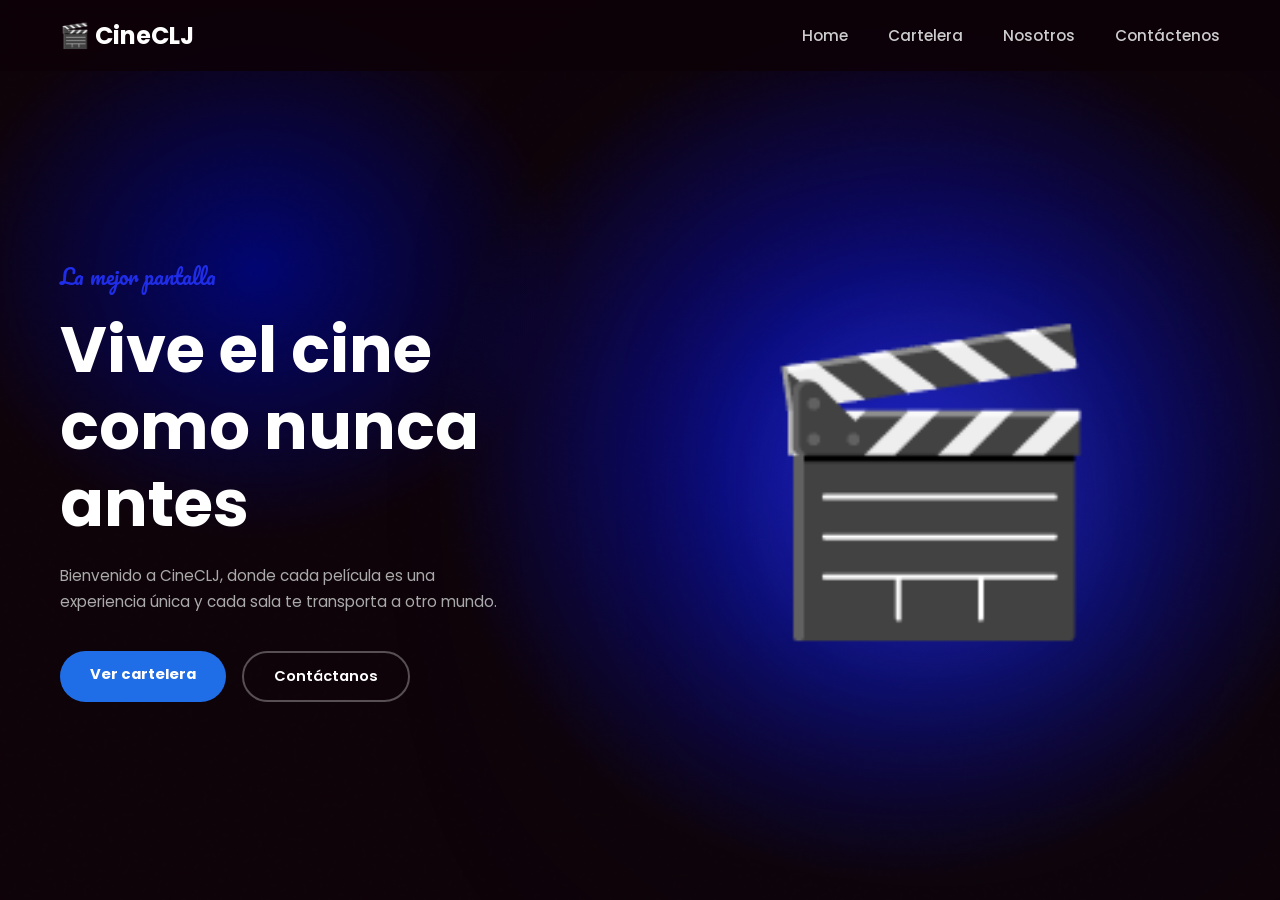
<file: index.html>
<!DOCTYPE html>
<html lang="es">
<head>
  <meta charset="UTF-8" />
  <meta name="viewport" content="width=device-width, initial-scale=1.0" />
  <title>CineCLJ</title>
  <link rel="stylesheet" href="./css/index.css" />
  <link href="https://fonts.googleapis.com/css2?family=Pacifico&family=Poppins:wght@300;400;600;700&display=swap" rel="stylesheet" />
</head>
<body>

  <!-- NAVBAR -->
  <nav id="home">
    <div class="logo">🎬 CineCLJ</div>

    <!-- Menú desktop -->
    <ul>
      <li><a href="./index.html">Home</a></li>
      <li><a href="./cartelera.html">Cartelera</a></li>
      <li><a href="./nosotros.html">Nosotros</a></li>
      <li><a href="./contactos.html">Contáctenos</a></li>
    </ul>

    <!-- Botón hamburguesa -->
    <button class="hamburger" id="hamburger" aria-label="Abrir menú" aria-expanded="false">
      <span></span>
      <span></span>
      <span></span>
    </button>
  </nav>

  <!-- DRAWER MÓVIL -->
  <div class="nav-drawer" id="navDrawer" aria-hidden="true">
    <ul>
      <li><a href="./index.html">Home</a></li>
      <li><a href="./cartelera.html">Cartelera</a></li>
      <li><a href="./nosotros.html">Nosotros</a></li>
      <li><a href="./contactos.html">Contáctenos</a></li>
    </ul>
  </div>

  <!-- Overlay oscuro detrás del drawer -->
  <div class="drawer-overlay" id="drawerOverlay"></div>

  <!-- HERO -->
  <section class="hero">
    <div class="hero-text">
      <p class="hero-tag">La mejor pantalla</p>
      <h1>Vive el cine<br>como nunca antes</h1>
      <p class="hero-sub">Bienvenido a CineCLJ, donde cada película es una experiencia única y cada sala te transporta a otro mundo.</p>
      <div class="hero-btns">
        <a href="./cartelera.html" class="btn-main">Ver cartelera</a>
        <a href="./contactos.html" class="btn-sec">Contáctanos</a>
      </div>
    </div>
    <div class="hero-img">
      <div class="clapboard">🎬</div>
    </div>
  </section>

  <script src="./js/script.js"></script>

</body>
</html>
</file>
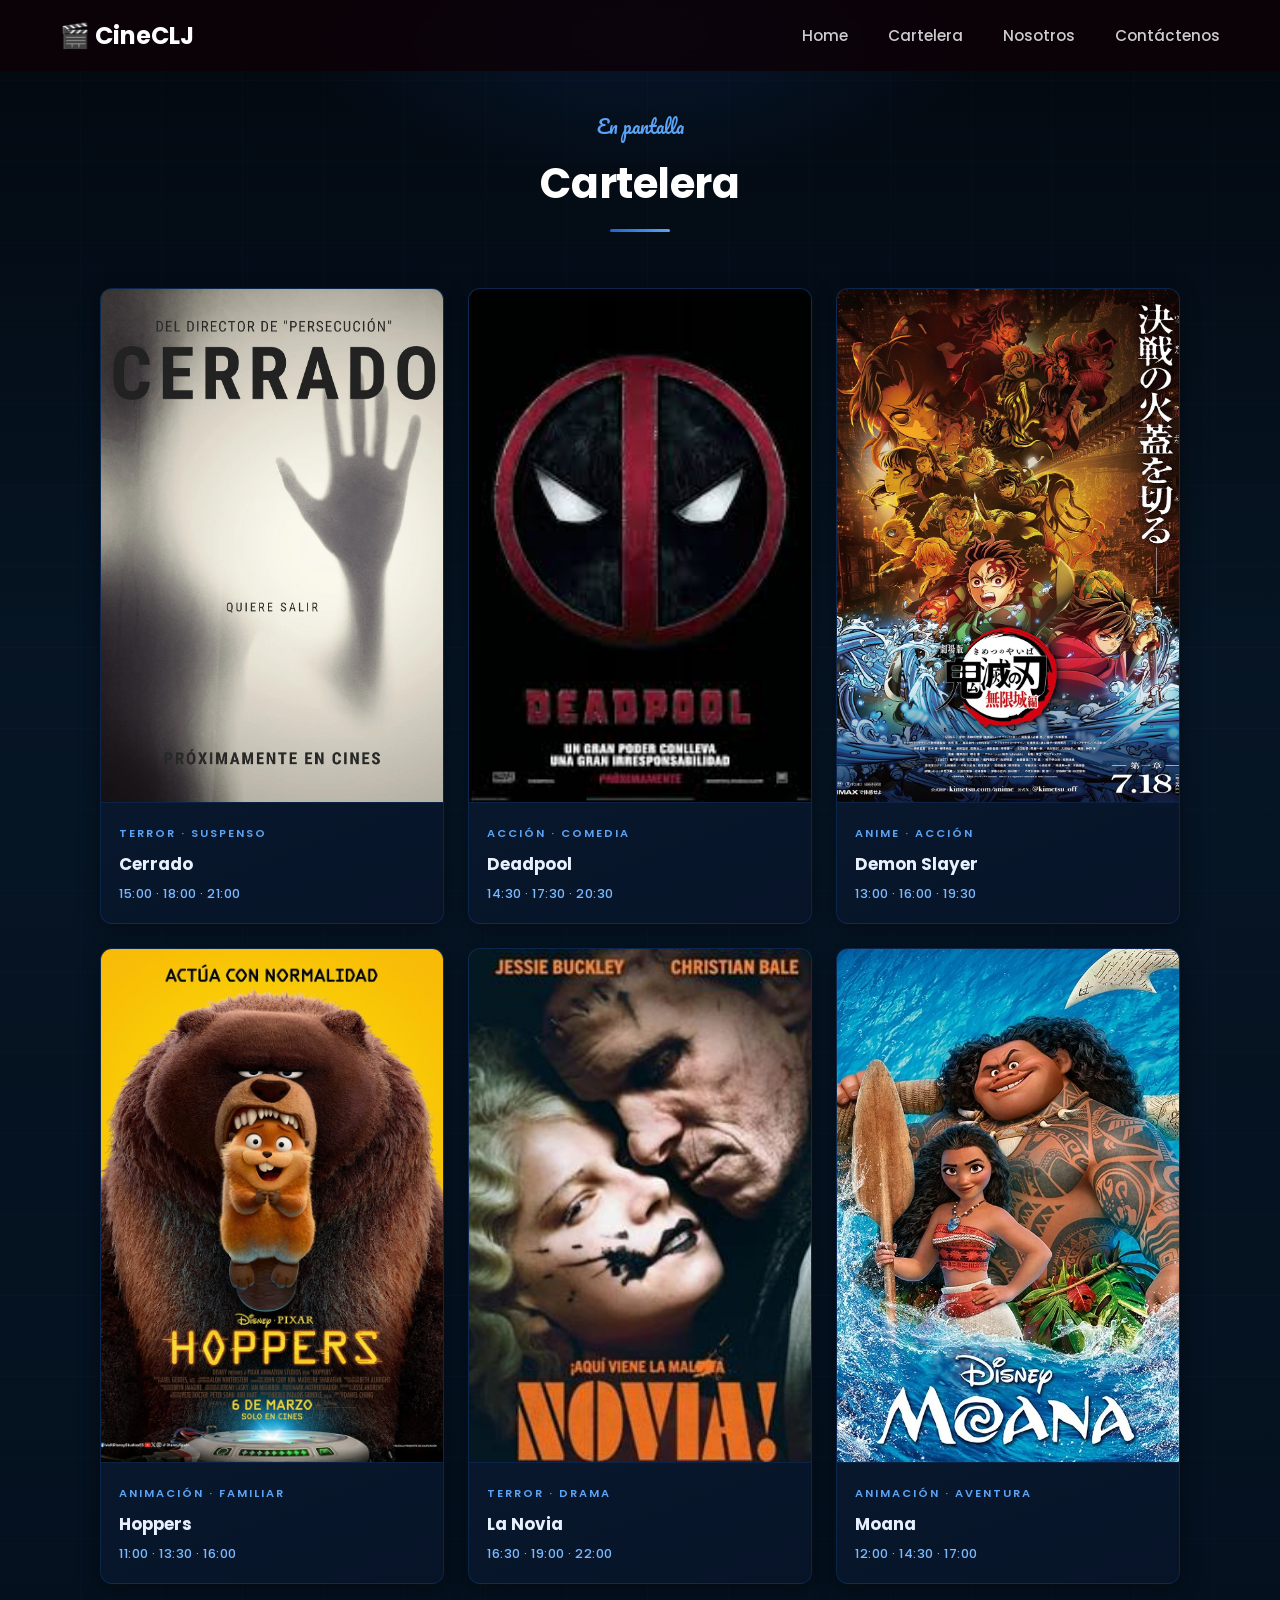
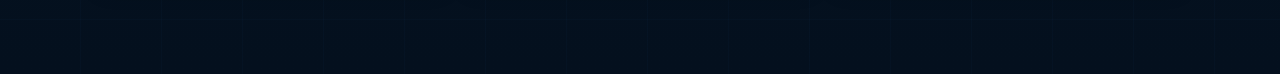
<file: cartelera.html>
<!DOCTYPE html>
<html lang="es">
<head>
  <meta charset="UTF-8" />
  <meta name="viewport" content="width=device-width, initial-scale=1.0" />
  <title>CineCLJ — Cartelera</title>
  <link rel="stylesheet" href="./css/cartelera.css" />
  <link href="https://fonts.googleapis.com/css2?family=Pacifico&family=Poppins:wght@300;400;600;700&display=swap" rel="stylesheet" />
</head>
<body>

  <!-- NAVBAR -->
  <nav id="home">
    <div class="logo">🎬 CineCLJ</div>

    <!-- Menú desktop -->
    <ul class="nav-links">
      <li><a href="./index.html">Home</a></li>
      <li><a href="./cartelera.html">Cartelera</a></li>
      <li><a href="./nosotros.html">Nosotros</a></li>
      <li><a href="./contactos.html">Contáctenos</a></li>
    </ul>

    <!-- Botón hamburguesa -->
    <button class="hamburger" id="hamburger" aria-label="Abrir menú" aria-expanded="false">
      <span></span>
      <span></span>
      <span></span>
    </button>
  </nav>

  <!-- Overlay oscuro detrás del drawer -->
  <div class="drawer-overlay" id="drawerOverlay"></div>

  <!-- DRAWER MÓVIL -->
  <div class="nav-drawer" id="navDrawer" aria-hidden="true">
    <ul>
      <li><a href="./index.html">Home</a></li>
      <li><a href="./cartelera.html">Cartelera</a></li>
      <li><a href="./nosotros.html">Nosotros</a></li>
      <li><a href="./contactos.html">Contáctenos</a></li>
    </ul>
  </div>

  <!-- CARTELERA -->
  <section id="cartelera" class="cartelera">
    <div class="cartelera-header">
      <p class="section-tag">En pantalla</p>
      <h2>Cartelera</h2>
    </div>
    <div class="peliculas-grid">

      <div class="pelicula-card">
        <div class="pelicula-poster">
          <img src="./img/cerrado.webp" alt="Cerrado" />
          <div class="pelicula-overlay">
            <a href="#" class="btn-comprar">Comprar entrada</a>
          </div>
        </div>
        <div class="pelicula-info">
          <span class="pelicula-genero">Terror · Suspenso</span>
          <h3>Cerrado</h3>
          <p class="pelicula-horarios">15:00 · 18:00 · 21:00</p>
        </div>
      </div>

      <div class="pelicula-card">
        <div class="pelicula-poster">
          <img src="./img/deadpool1.jpg" alt="Deadpool" />
          <div class="pelicula-overlay">
            <a href="#" class="btn-comprar">Comprar entrada</a>
          </div>
        </div>
        <div class="pelicula-info">
          <span class="pelicula-genero">Acción · Comedia</span>
          <h3>Deadpool</h3>
          <p class="pelicula-horarios">14:30 · 17:30 · 20:30</p>
        </div>
      </div>

      <div class="pelicula-card">
        <div class="pelicula-poster">
          <img src="./img/demon slayer.webp" alt="Demon Slayer" />
          <div class="pelicula-overlay">
            <a href="#" class="btn-comprar">Comprar entrada</a>
          </div>
        </div>
        <div class="pelicula-info">
          <span class="pelicula-genero">Anime · Acción</span>
          <h3>Demon Slayer</h3>
          <p class="pelicula-horarios">13:00 · 16:00 · 19:30</p>
        </div>
      </div>

      <div class="pelicula-card">
        <div class="pelicula-poster">
          <img src="./img/hoppers.jpg" alt="Hoppers" />
          <div class="pelicula-overlay">
            <a href="#" class="btn-comprar">Comprar entrada</a>
          </div>
        </div>
        <div class="pelicula-info">
          <span class="pelicula-genero">Animación · Familiar</span>
          <h3>Hoppers</h3>
          <p class="pelicula-horarios">11:00 · 13:30 · 16:00</p>
        </div>
      </div>

      <div class="pelicula-card">
        <div class="pelicula-poster">
          <img src="./img/la novia.jpg" alt="La Novia" />
          <div class="pelicula-overlay">
            <a href="#" class="btn-comprar">Comprar entrada</a>
          </div>
        </div>
        <div class="pelicula-info">
          <span class="pelicula-genero">Terror · Drama</span>
          <h3>La Novia</h3>
          <p class="pelicula-horarios">16:30 · 19:00 · 22:00</p>
        </div>
      </div>

      <div class="pelicula-card">
        <div class="pelicula-poster">
          <img src="./img/moana.webp" alt="Moana" />
          <div class="pelicula-overlay">
            <a href="#" class="btn-comprar">Comprar entrada</a>
          </div>
        </div>
        <div class="pelicula-info">
          <span class="pelicula-genero">Animación · Aventura</span>
          <h3>Moana</h3>
          <p class="pelicula-horarios">12:00 · 14:30 · 17:00</p>
        </div>
      </div>

    </div>
  </section>

  <script src="./js/script.js"></script>

</body>
</html>
</file>
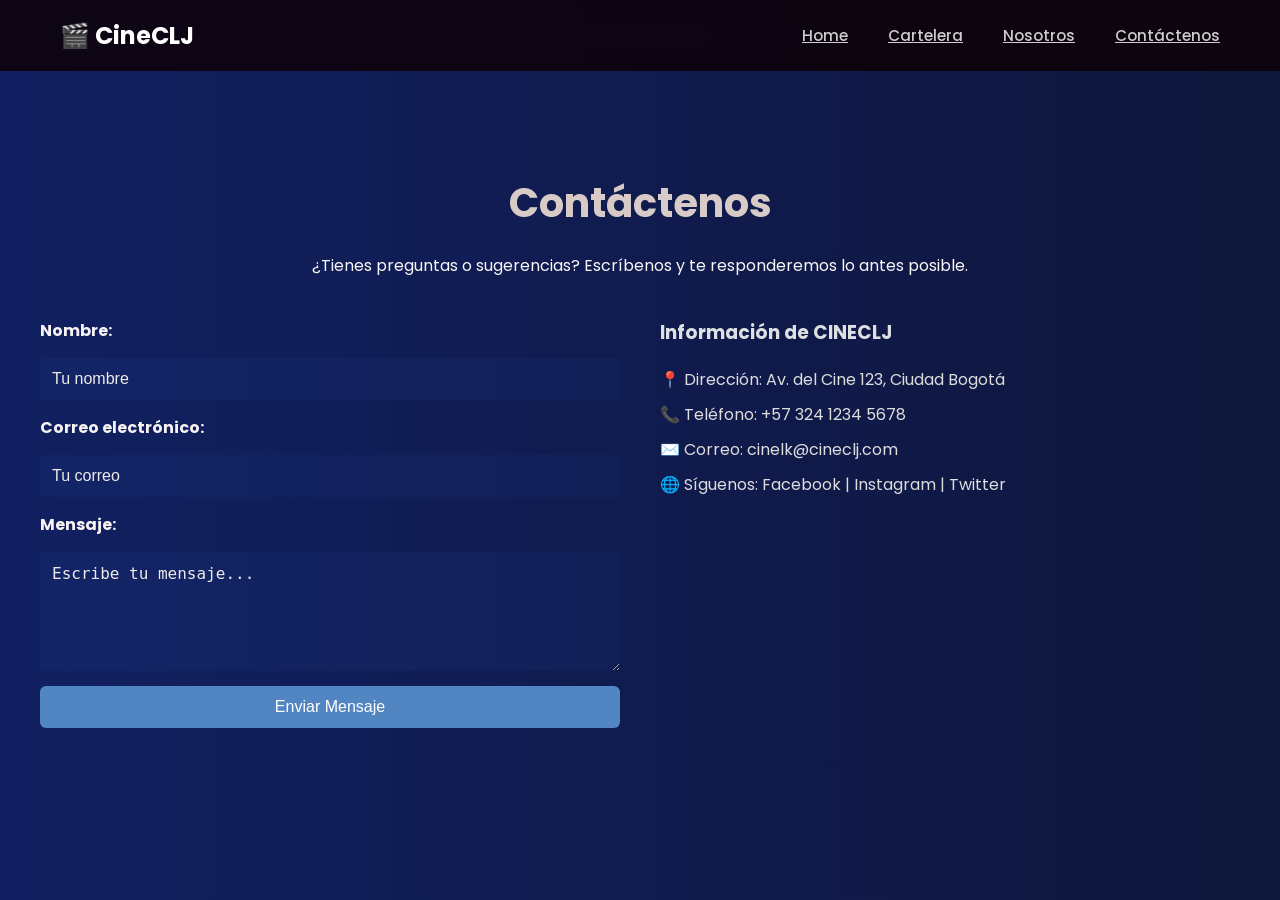
<file: contactos.html>
<!DOCTYPE html>
<html lang="es">
<head>
    <meta charset="UTF-8">
    <meta name="viewport" content="width=device-width, initial-scale=1.0">
    <link rel="stylesheet" href="./css/contactos.css" />
    <link href="https://fonts.googleapis.com/css2?family=Pacifico&family=Poppins:wght@300;400;600;700&display=swap" rel="stylesheet" />
    <title>CINECLJ - Contáctenos</title>
</head>
<body>
    <!-- NAVBAR -->
    <nav id="home">
        <div class="logo">🎬 CineCLJ</div>

        <!-- Menú desktop -->
        <ul>
            <li><a href="./index.html">Home</a></li>
            <li><a href="./cartelera.html">Cartelera</a></li>
            <li><a href="./nosotros.html">Nosotros</a></li>
            <li><a href="./contactos.html">Contáctenos</a></li>
        </ul>

        <!-- Botón hamburguesa -->
        <button class="hamburger" id="hamburger" aria-label="Abrir menú" aria-expanded="false">
            <span></span>
            <span></span>
            <span></span>
        </button>
    </nav>

    <!-- DRAWER MÓVIL -->
    <div class="nav-drawer" id="navDrawer" aria-hidden="true">
        <ul>
            <li><a href="./index.html">Home</a></li>
            <li><a href="./cartelera.html">Cartelera</a></li>
            <li><a href="./nosotros.html">Nosotros</a></li>
            <li><a href="./contactos.html">Contáctenos</a></li>
        </ul>
    </div>

    <!-- Overlay oscuro detrás del drawer -->
    <div class="drawer-overlay" id="drawerOverlay"></div>

    <!-- SECCIÓN CONTÁCTENOS -->
    <section id="contactenos">
        <h2>Contáctenos</h2>
        <p class="intro">¿Tienes preguntas o sugerencias? Escríbenos y te responderemos lo antes posible.</p>

        <div class="contact-container">
            <form class="contact-form">
                <label for="nombre">Nombre:</label>
                <input type="text" id="nombre" name="nombre" placeholder="Tu nombre" required>

                <label for="email">Correo electrónico:</label>
                <input type="email" id="email" name="email" placeholder="Tu correo" required>

                <label for="mensaje">Mensaje:</label>
                <textarea id="mensaje" name="mensaje" rows="5" placeholder="Escribe tu mensaje..." required></textarea>

                <button type="submit">Enviar Mensaje</button>
            </form>

            <div class="contact-info">
                <h3>Información de CINECLJ</h3>
                <p>📍 Dirección: Av. del Cine 123, Ciudad Bogotá</p>
                <p>📞 Teléfono: +57 324 1234 5678</p>
                <p>✉️ Correo: cinelk@cineclj.com</p>
                <p>🌐 Síguenos: Facebook | Instagram | Twitter
                </p>
            </div>
        </div>
    </section>

<script src="./js/script.js"></script>
</body>
</html>
</file>
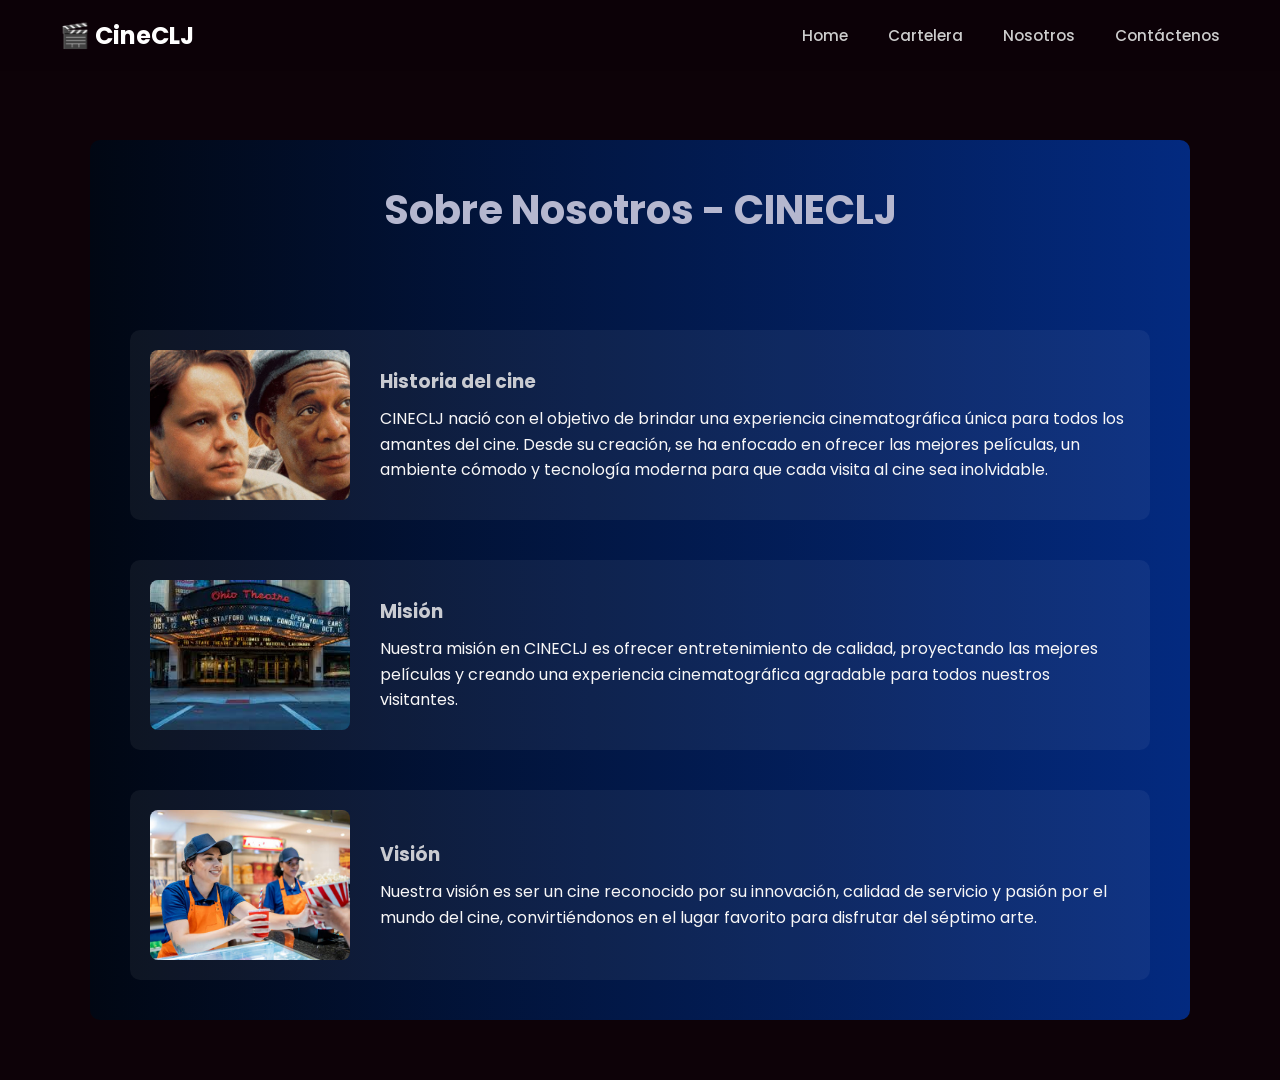
<file: nosotros.html>
<!DOCTYPE html>
<html lang="es">
<head>
    <meta charset="UTF-8">
    <meta name="viewport" content="width=device-width, initial-scale=1.0">
    <link rel="stylesheet" href="./css/nosotros.css" />
    <link href="https://fonts.googleapis.com/css2?family=Pacifico&family=Poppins:wght@300;400;600;700&display=swap" rel="stylesheet" />
    <title>CINECLJ - Nosotros</title>
</head>
<body>
    <!-- NAVBAR -->
    <nav id="home">
        <div class="logo">🎬 CineCLJ</div>

        <!-- Menú desktop -->
        <ul>
            <li><a href="./index.html">Home</a></li>
            <li><a href="./cartelera.html">Cartelera</a></li>
            <li><a href="./nosotros.html">Nosotros</a></li>
            <li><a href="./contactos.html">Contáctenos</a></li>
        </ul>

        <!-- Botón hamburguesa -->
        <button class="hamburger" id="hamburger" aria-label="Abrir menú" aria-expanded="false">
            <span></span>
            <span></span>
            <span></span>
        </button>
    </nav>

    <!-- DRAWER MÓVIL -->
    <div class="nav-drawer" id="navDrawer" aria-hidden="true">
        <ul>
            <li><a href="./index.html">Home</a></li>
            <li><a href="./cartelera.html">Cartelera</a></li>
            <li><a href="./nosotros.html">Nosotros</a></li>
            <li><a href="./contactos.html">Contáctenos</a></li>
        </ul>
    </div>

    <!-- Overlay oscuro detrás del drawer -->
    <div class="drawer-overlay" id="drawerOverlay"></div>

    <!-- SECCIÓN NOSOTROS -->
    <section id="nosotros">
        <div class="nosotros-container">
            <h2>Sobre Nosotros - CINECLJ</h2>
            <div class="card">
                <img src="./img/cine creadores.jpg" alt="Misión CINECLJ">
                <div class="card-text">
                    <h3>Historia del cine</h3>
                    <p>
                        CINECLJ nació con el objetivo de brindar una experiencia cinematográfica
                        única para todos los amantes del cine. Desde su creación, se ha enfocado
                        en ofrecer las mejores películas, un ambiente cómodo y tecnología moderna
                        para que cada visita al cine sea inolvidable.
                    </p>
                </div>
            </div>

            <div class="card">
                <img src="./img/cine1.jpg" alt="Misión CINECLJ">
                <div class="card-text">
                    <h3>Misión</h3>
                    <p>
                        Nuestra misión en CINECLJ es ofrecer entretenimiento de calidad,
                        proyectando las mejores películas y creando una experiencia
                        cinematográfica agradable para todos nuestros visitantes.
                    </p>
                </div>
            </div>

            <div class="card">
                <img src="./img/cine2.jpg" alt="Visión CINECLJ">
                <div class="card-text">
                    <h3>Visión</h3>
                    <p>
                        Nuestra visión es ser un cine reconocido por su innovación,
                        calidad de servicio y pasión por el mundo del cine,
                        convirtiéndonos en el lugar favorito para disfrutar
                        del séptimo arte.
                    </p>
                </div>
            </div>
        </div>
    </section>

    <script src="./js/script.js"></script>
</body>
</html>
</file>
<file: css/index.css>
/* ===========================
   CINECLJ — Home Styles
   =========================== */

* { margin: 0; padding: 0; box-sizing: border-box; }

body {
  font-family: 'Poppins', sans-serif;
  background: #0d0208;
  color: #fff;
  overflow-x: hidden;
}

a { text-decoration: none; color: inherit; }

/* ===========================
   NAVBAR
   =========================== */
nav {
  position: fixed;
  top: 0; left: 0; right: 0;
  z-index: 200;
  display: flex;
  align-items: center;
  justify-content: space-between;
  padding: 18px 60px;
  background: rgba(13, 2, 8, 0.85);
  backdrop-filter: blur(10px);
  -webkit-backdrop-filter: blur(10px);
  transition: padding 0.3s ease;
}

.logo {
  font-family: 'Poppins', sans-serif;
  font-size: 1.5rem;
  font-weight: 700;
  color: #fff;
  white-space: nowrap;
  z-index: 201;
}

nav ul {
  list-style: none;
  display: flex;
  gap: 40px;
}

nav ul a {
  font-size: 0.95rem;
  font-weight: 500;
  color: #ccc;
  transition: color 0.2s;
}

nav ul a:hover { color: #2027e8; }

/* ===========================
   HAMBURGER — UN SOLO BLOQUE
   =========================== */
.hamburger {
  display: none;           /* oculto en desktop */
  flex-direction: column;
  justify-content: center;
  align-items: center;
  gap: 5px;
  width: 40px;
  height: 40px;
  cursor: pointer;
  z-index: 201;            /* encima del drawer */
  background: none;
  border: none;
  padding: 0;
}

.hamburger span {
  display: block;
  width: 25px;
  height: 2px;
  background: #ccc;
  border-radius: 2px;
  transition: transform 0.35s cubic-bezier(0.4, 0, 0.2, 1),
              opacity   0.35s cubic-bezier(0.4, 0, 0.2, 1),
              background 0.2s;
  transform-origin: center;
}

/* Estado abierto → X */
.hamburger.open span:nth-child(1) { transform: translateY(7px) rotate(45deg);  background: #fff; }
.hamburger.open span:nth-child(2) { opacity: 0; transform: scaleX(0); }
.hamburger.open span:nth-child(3) { transform: translateY(-7px) rotate(-45deg); background: #fff; }

/* ===========================
   OVERLAY OSCURO
   =========================== */
.drawer-overlay {
  position: fixed;
  inset: 0;
  z-index: 198;
  background: rgba(0, 0, 0, 0.5);
  opacity: 0;
  pointer-events: none;
  transition: opacity 0.35s ease;
}

.drawer-overlay.open {
  opacity: 1;
  pointer-events: all;
}

/* ===========================
   MOBILE MENU DRAWER
   =========================== */
.nav-drawer {
  position: fixed;
  top: 0; right: 0;
  width: 100%;
  height: 100vh;
  background: rgba(13, 2, 8, 0.97);
  backdrop-filter: blur(20px);
  -webkit-backdrop-filter: blur(20px);
  z-index: 199;            /* debajo del nav/hamburger */
  display: flex;           /* siempre flex — la visibilidad la manejan opacity + pointer-events */
  flex-direction: column;
  align-items: center;
  justify-content: center;
  opacity: 0;
  transform: translateX(100%);
  pointer-events: none;
  transition: opacity 0.35s ease,
              transform 0.35s cubic-bezier(0.4, 0, 0.2, 1);
}

/* Clase que JS añade para abrir */
.nav-drawer.open {
  opacity: 1;
  transform: translateX(0);
  pointer-events: all;
}

.nav-drawer ul {
  list-style: none;
  display: flex;
  flex-direction: column;
  align-items: center;
  width: 100%;
}

.nav-drawer ul li {
  width: 100%;
  text-align: center;
  border-bottom: 1px solid rgba(255,255,255,0.06);
}

.nav-drawer ul li:first-child {
  border-top: 1px solid rgba(255,255,255,0.06);
}

.nav-drawer ul a {
  display: block;
  padding: 22px 40px;
  font-size: 1.15rem;
  font-weight: 600;
  color: #ccc;
  letter-spacing: 0.02em;
  transition: color 0.2s, background 0.2s;
}

.nav-drawer ul a:hover,
.nav-drawer ul a:active {
  color: #fff;
  background: rgba(32, 39, 232, 0.15);
}

/* ===========================
   HERO
   =========================== */
.hero {
  min-height: 100vh;
  display: flex;
  align-items: center;
  justify-content: space-between;
  padding: 120px 60px 60px;
  background:
    radial-gradient(ellipse 60% 80% at 70% 50%, #0707b5 0%, transparent 60%),
    radial-gradient(ellipse 40% 50% at 20% 30%, #000471 0%, transparent 60%),
    #0d0208;
  position: relative;
  overflow: hidden;
}

.hero::before {
  content: '';
  position: absolute;
  inset: 0;
  background-image: url("data:image/svg+xml,%3Csvg viewBox='0 0 200 200' xmlns='http://www.w3.org/2000/svg'%3E%3Cfilter id='n'%3E%3CfeTurbulence type='fractalNoise' baseFrequency='0.9' numOctaves='4' stitchTiles='stitch'/%3E%3C/filter%3E%3Crect width='100%25' height='100%25' filter='url(%23n)' opacity='0.04'/%3E%3C/svg%3E");
  pointer-events: none;
  opacity: 0.3;
}

.hero-text {
  max-width: 580px;
  z-index: 2;
  animation: fadeUp 0.9s ease-out forwards;
}

@keyframes fadeUp {
  from { opacity: 0; transform: translateY(28px); }
  to   { opacity: 1; transform: translateY(0); }
}

.hero-tag {
  font-family: 'Pacifico', cursive;
  font-size: 1.3rem;
  color: #202de8;
  margin-bottom: 18px;
}

.hero-text h1 {
  font-size: clamp(2.8rem, 5vw, 4rem);
  font-weight: 700;
  line-height: 1.2;
  color: #fff;
  margin-bottom: 20px;
}

.hero-sub {
  font-size: 0.95rem;
  color: #aaa;
  line-height: 1.7;
  margin-bottom: 36px;
  max-width: 460px;
}

.hero-btns {
  display: flex;
  gap: 16px;
  flex-wrap: wrap;
}

.btn-main {
  background: #206de8;
  color: #fff;
  padding: 13px 30px;
  border-radius: 30px;
  font-weight: 700;
  font-size: 0.92rem;
  transition: background 0.2s, transform 0.15s;
}

.btn-main:hover {
  background: #4049f5;
  transform: translateY(-2px);
}

.btn-sec {
  background: transparent;
  color: #fff;
  padding: 13px 30px;
  border-radius: 30px;
  font-weight: 600;
  font-size: 0.92rem;
  border: 2px solid rgba(255,255,255,0.3);
  transition: border-color 0.2s, color 0.2s;
}

.btn-sec:hover {
  border-color: #202de8;
  color: #202de8;
}

/* ===========================
   HERO IMAGE / VISUAL
   =========================== */
.hero-img {
  flex: 1;
  display: flex;
  align-items: center;
  justify-content: center;
  position: relative;
  z-index: 2;
  animation: fadeIn 1.2s ease-out forwards;
}

@keyframes fadeIn {
  from { opacity: 0; transform: scale(0.92); }
  to   { opacity: 1; transform: scale(1); }
}

.clapboard {
  font-size: 18rem;
  filter: drop-shadow(0 0 80px rgba(32, 45, 232, 0.4))
          drop-shadow(0 0 160px rgba(0, 99, 180, 0.3));
  user-select: none;
}

.hero-img::before {
  content: '';
  position: absolute;
  width: 420px;
  height: 420px;
  border-radius: 50%;
  background: radial-gradient(circle, rgba(232,160,32,0.12) 0%, transparent 70%);
  animation: pulse 4s ease-in-out infinite;
}

@keyframes pulse {
  0%, 100% { transform: scale(1);   opacity: 0.8; }
  50%       { transform: scale(1.1); opacity: 1;   }
}

/* ===========================
   RESPONSIVE — TABLET (≤ 900px)
   =========================== */
@media (max-width: 900px) {
  nav {
    padding: 16px 32px;
  }

  /* Oculta el menú desktop */
  nav > ul {
    display: none;
  }

  /* Muestra el botón hamburguesa */
  .hamburger {
    display: flex;
  }

  .hero {
    flex-direction: column;
    text-align: center;
    gap: 40px;
    padding: 110px 40px 60px;
  }

  .hero-text  { max-width: 100%; }
  .hero-sub   { max-width: 100%; }

  .hero-btns  { justify-content: center; }

  .hero-img::before { width: 300px; height: 300px; }

  .clapboard { font-size: 12rem; }
}

/* ===========================
   RESPONSIVE — MOBILE (≤ 600px)
   =========================== */
@media (max-width: 600px) {
  nav { padding: 14px 22px; }

  .hero {
    padding: 100px 5% 50px;
    gap: 30px;
  }

  .hero-text h1 { font-size: clamp(1rem, 8vw, 2.6rem); }
  .hero-tag     { font-size: 1.1rem; }
  .hero-sub     { font-size: 0.9rem; }

  .hero-btns {
    flex-direction: column;
    align-items: center;
    gap: 12px;
  }

  .btn-main,
  .btn-sec {
    width: 100%;
    max-width: 280px;
    text-align: center;
  }

  .clapboard { font-size: 7rem; }

  .hero-img::before { width: 200px; height: 200px; }
}

@media (max-width: 380px) {
  .hero-text h1 { font-size: 1.8rem; }
  .clapboard    { font-size: 5.5rem; }
}
</file>
<file: css/cartelera.css>
/* ===========================
   CINECLJ — Cartelera Styles
   =========================== */

* { margin: 0; padding: 0; box-sizing: border-box; }

body {
  font-family: 'Poppins', sans-serif;
  background: #0d0208;
  color: #fff;
  overflow-x: hidden;
}

a { text-decoration: none; color: inherit; }

/* ===========================
   NAVBAR
   =========================== */
nav {
  position: fixed;
  top: 0; left: 0; right: 0;
  z-index: 200;
  display: flex;
  align-items: center;
  justify-content: space-between;
  padding: 18px 60px;
  background: rgba(13, 2, 8, 0.85);
  backdrop-filter: blur(10px);
  -webkit-backdrop-filter: blur(10px);
  transition: padding 0.3s ease;
}

.logo {
  font-family: 'Poppins', sans-serif;
  font-size: 1.5rem;
  font-weight: 700;
  color: #fff;
  white-space: nowrap;
  z-index: 201;
}

/* Menú desktop */
.nav-links {
  list-style: none;
  display: flex;
  gap: 40px;
}

.nav-links a {
  font-size: 0.95rem;
  font-weight: 500;
  color: #ccc;
  transition: color 0.2s;
}

.nav-links a:hover { color: #2027e8; }

/* ===========================
   HAMBURGER
   =========================== */
.hamburger {
  display: none;            /* oculto en desktop */
  flex-direction: column;
  justify-content: center;
  align-items: center;
  gap: 5px;
  width: 40px;
  height: 40px;
  cursor: pointer;
  z-index: 201;             /* encima del drawer y overlay */
  background: none;
  border: none;
  padding: 0;
  flex-shrink: 0;
}

.hamburger span {
  display: block;
  width: 25px;
  height: 2px;
  background: #ccc;
  border-radius: 2px;
  transition: transform  0.35s cubic-bezier(0.4, 0, 0.2, 1),
              opacity    0.25s ease,
              background 0.2s ease;
  transform-origin: center;
}

/* Estado abierto → X */
.hamburger.open span:nth-child(1) { transform: translateY(7px) rotate(45deg);  background: #fff; }
.hamburger.open span:nth-child(2) { opacity: 0; transform: scaleX(0); }
.hamburger.open span:nth-child(3) { transform: translateY(-7px) rotate(-45deg); background: #fff; }

/* ===========================
   OVERLAY OSCURO
   =========================== */
.drawer-overlay {
  position: fixed;
  inset: 0;
  z-index: 198;
  background: rgba(0, 0, 0, 0.6);
  backdrop-filter: blur(2px);
  opacity: 0;
  pointer-events: none;
  transition: opacity 0.35s ease;
}

.drawer-overlay.visible {
  opacity: 1;
  pointer-events: all;
}

/* ===========================
   MOBILE DRAWER
   =========================== */
.nav-drawer {
  position: fixed;
  top: 0; right: 0;
  width: min(320px, 85vw);
  height: 100dvh;
  background: #0d0208;
  border-left: 1px solid rgba(255,255,255,0.08);
  z-index: 199;             /* sobre el overlay, bajo el nav */
  display: flex;
  flex-direction: column;
  justify-content: center;
  transform: translateX(100%);
  pointer-events: none;
  transition: transform 0.38s cubic-bezier(0.4, 0, 0.2, 1);
  padding: 80px 0 40px;
}

.nav-drawer.open {
  transform: translateX(0);
  pointer-events: all;
}

.nav-drawer ul {
  list-style: none;
  display: flex;
  flex-direction: column;
}

.nav-drawer ul li {
  border-bottom: 1px solid rgba(255,255,255,0.06);
}

.nav-drawer ul li:first-child {
  border-top: 1px solid rgba(255,255,255,0.06);
}

.nav-drawer ul a {
  display: block;
  padding: 20px 36px;
  font-size: 1.1rem;
  font-weight: 600;
  color: #bbb;
  letter-spacing: 0.01em;
  transition: color 0.2s, background 0.2s, padding-left 0.2s;
}

.nav-drawer ul a:hover,
.nav-drawer ul a:active {
  color: #fff;
  background: rgba(29, 100, 210, 0.12);
  padding-left: 44px;
}

/* ===========================
   CARTELERA SECTION
   =========================== */
.cartelera {
  padding: 110px 60px 90px;
  background:
    linear-gradient(180deg, #03080f 0%, #061524 40%, #04101e 100%);
  min-height: 100vh;
  position: relative;
  overflow: hidden;
}

/* Grid lines de fondo */
.cartelera::before {
  content: '';
  position: absolute;
  inset: 0;
  background:
    repeating-linear-gradient(
      90deg,
      transparent 0px, transparent 80px,
      rgba(30, 90, 160, 0.04) 80px, rgba(30, 90, 160, 0.04) 81px
    ),
    repeating-linear-gradient(
      180deg,
      transparent 0px, transparent 80px,
      rgba(30, 90, 160, 0.04) 80px, rgba(30, 90, 160, 0.04) 81px
    );
  pointer-events: none;
}

/* Luz superior */
.cartelera::after {
  content: '';
  position: absolute;
  top: -120px;
  left: 50%;
  transform: translateX(-50%);
  width: 700px;
  height: 300px;
  background: radial-gradient(ellipse, rgba(29, 100, 210, 0.15) 0%, transparent 70%);
  pointer-events: none;
}

.cartelera-header {
  text-align: center;
  margin-bottom: 56px;
  position: relative;
  z-index: 1;
}

.section-tag {
  font-family: 'Pacifico', cursive;
  font-size: 1.15rem;
  color: #5ba3f5;
  margin-bottom: 10px;
  display: block;
}

.cartelera-header h2 {
  font-size: clamp(1.9rem, 5vw, 2.6rem);
  font-weight: 700;
  color: #fff;
  letter-spacing: -0.01em;
}

.cartelera-header h2::after {
  content: '';
  display: block;
  width: 60px;
  height: 3px;
  background: linear-gradient(90deg, #1d64d2, #5ba3f5);
  margin: 14px auto 0;
  border-radius: 2px;
}

/* ===========================
   GRID — 3 columnas base
   =========================== */
.peliculas-grid {
  display: grid;
  grid-template-columns: repeat(3, 1fr);
  gap: 24px;
  max-width: 1080px;
  margin: 0 auto;
  position: relative;
  z-index: 1;
}

/* ===========================
   CARD
   =========================== */
.pelicula-card {
  background: linear-gradient(160deg, #0b1e36 0%, #071428 100%);
  border-radius: 12px;
  overflow: hidden;
  border: 1px solid rgba(29, 100, 210, 0.2);
  box-shadow: 0 4px 20px rgba(0,0,0,0.4), inset 0 1px 0 rgba(91,163,245,0.08);
  transition: transform 0.3s ease, box-shadow 0.3s ease, border-color 0.3s ease;
}

.pelicula-card:hover {
  transform: translateY(-8px);
  box-shadow: 0 20px 50px rgba(0,0,0,0.6), 0 0 30px rgba(29,100,210,0.2);
  border-color: rgba(91, 163, 245, 0.4);
}

/* Poster */
.pelicula-poster {
  position: relative;
  overflow: hidden;
  aspect-ratio: 2/3;
}

.pelicula-poster img {
  width: 100%;
  height: 100%;
  object-fit: cover;
  display: block;
  transition: transform 0.4s ease;
}

.pelicula-card:hover .pelicula-poster img {
  transform: scale(1.06);
}

/* Overlay con botón */
.pelicula-overlay {
  position: absolute;
  inset: 0;
  background: linear-gradient(to top, rgba(4,16,40,0.92) 0%, rgba(4,16,40,0.45) 100%);
  display: flex;
  align-items: center;
  justify-content: center;
  opacity: 0;
  transition: opacity 0.3s ease;
}

.pelicula-card:hover .pelicula-overlay {
  opacity: 1;
}

/* Touch: siempre visible */
@media (hover: none) {
  .pelicula-overlay {
    opacity: 1;
    background: linear-gradient(to top, rgba(4,16,40,0.85) 0%, transparent 60%);
    align-items: flex-end;
    padding-bottom: 16px;
  }
}

.btn-comprar {
  background: linear-gradient(135deg, #1d64d2, #3d8ef0);
  color: #fff;
  padding: 11px 24px;
  border-radius: 6px;
  font-weight: 700;
  font-size: 0.85rem;
  letter-spacing: 0.05em;
  box-shadow: 0 4px 18px rgba(29,100,210,0.5);
  transition: box-shadow 0.2s, transform 0.15s;
  white-space: nowrap;
}

.btn-comprar:hover {
  box-shadow: 0 6px 24px rgba(29,100,210,0.7);
  transform: translateY(-2px);
}

/* Info */
.pelicula-info {
  padding: 16px 18px 20px;
  border-top: 1px solid rgba(29, 100, 210, 0.15);
}

.pelicula-genero {
  font-size: 0.7rem;
  letter-spacing: 0.18em;
  text-transform: uppercase;
  color: #5ba3f5;
  font-weight: 600;
}

.pelicula-info h3 {
  font-size: 1.05rem;
  font-weight: 700;
  color: #e8f0fe;
  margin: 7px 0 8px;
}

.pelicula-horarios {
  font-size: 0.8rem;
  color: #7ab8ff;
  font-weight: 500;
  letter-spacing: 0.04em;
}

/* ===========================
   RESPONSIVE — TABLET (≤ 900px)
   =========================== */
@media (max-width: 900px) {
  nav {
    padding: 16px 32px;
  }

  /* Oculta menú desktop */
  .nav-links {
    display: none;
  }

  /* Muestra hamburguesa */
  .hamburger {
    display: flex;
  }

  .cartelera {
    padding: 100px 32px 70px;
  }

  .peliculas-grid {
    grid-template-columns: repeat(2, 1fr);
    gap: 20px;
    max-width: 680px;
  }
}

/* ===========================
   RESPONSIVE — MOBILE (≤ 600px)
   =========================== */
@media (max-width: 600px) {
  nav {
    padding: 14px 22px;
  }

  .cartelera {
    padding: 90px 18px 60px;
  }

  .peliculas-grid {
    grid-template-columns: repeat(2, 1fr);
    gap: 14px;
  }

  .btn-comprar {
    padding: 9px 16px;
    font-size: 0.78rem;
  }
}

/* ===========================
   RESPONSIVE — SMALL (≤ 380px)
   =========================== */
@media (max-width: 380px) {
  .peliculas-grid {
    grid-template-columns: 1fr;
    max-width: 280px;
    margin: 0 auto;
  }
}
</file>
<file: css/contactos.css>
* { margin: 0; padding: 0; box-sizing: border-box; }

body {
   font-family: 'Poppins', sans-serif;
  background: #0d0208;
  color: #fff;
  overflow-x: hidden;
}
/* SECCIÓN CONTACTENOS */
#contactenos{
    display: flex;
    flex-direction: column;
    align-items: center;
    justify-content: center;
    min-height: 100vh;
    padding: 30px;
    background: linear-gradient(to right, #112061, #0f163b);
}

#contactenos h2{
    text-align:center;
    font-size:2.5rem;
    color:#d8cbc7;
    margin-bottom:20px;
}

#contactenos .intro{
    text-align:center;
    color:#f8f7f7;
    margin-bottom:40px;
}

/* ===========================
   NAVBAR
   =========================== */
nav {
  position: fixed;
  top: 0; left: 0; right: 0;
  z-index: 200;
  display: flex;
  align-items: center;
  justify-content: space-between;
  padding: 18px 60px;
  background: rgba(13, 2, 8, 0.85);
  backdrop-filter: blur(10px);
  -webkit-backdrop-filter: blur(10px);
  transition: padding 0.3s ease;
}

.logo {
  font-family: 'Poppins', sans-serif;
  font-size: 1.5rem;
  font-weight: 700;
  color: #fff;
  white-space: nowrap;
  z-index: 201;
}

nav ul {
  list-style: none;
  display: flex;
  gap: 40px;
}

nav ul a {
  font-size: 0.95rem;
  font-weight: 500;
  color: #ccc;
  transition: color 0.2s;
}

nav ul a:hover { color: #2027e8; }

/* ===========================
   HAMBURGER — UN SOLO BLOQUE
   =========================== */

.hamburger {
  display: none;           /* oculto en desktop */
  flex-direction: column;
  justify-content: center;
  align-items: center;
  gap: 5px;
  width: 40px;
  height: 40px;
  cursor: pointer;
  z-index: 201;            /* encima del drawer */
  background: none;
  border: none;
  padding: 0;
}

.hamburger span {
  display: block;
  width: 25px;
  height: 2px;
  background: #ccc;
  border-radius: 2px;
  transition: transform 0.35s cubic-bezier(0.4, 0, 0.2, 1),
              opacity   0.35s cubic-bezier(0.4, 0, 0.2, 1),
              background 0.2s;
  transform-origin: center;
}

/* Estado abierto → X */
.hamburger.open span:nth-child(1) { transform: translateY(7px) rotate(45deg);  background: #fff; }
.hamburger.open span:nth-child(2) { opacity: 0; transform: scaleX(0); }
.hamburger.open span:nth-child(3) { transform: translateY(-7px) rotate(-45deg); background: #fff; }

/* ===========================
   OVERLAY OSCURO
   =========================== */
.drawer-overlay {
  position: fixed;
  inset: 0;
  z-index: 198;
  background: rgba(0, 0, 0, 0.5);
  opacity: 0;
  pointer-events: none;
  transition: opacity 0.35s ease;
}

.drawer-overlay.open {
  opacity: 1;
  pointer-events: all;
}

/* ===========================
   MOBILE MENU DRAWER
   =========================== */
.nav-drawer {
  position: fixed;
  top: 0; right: 0;
  width: 100%;
  height: 100vh;
  background: rgba(13, 2, 8, 0.97);
  backdrop-filter: blur(20px);
  -webkit-backdrop-filter: blur(20px);
  z-index: 199;            /* debajo del nav/hamburger */
  display: flex;           /* siempre flex — la visibilidad la manejan opacity + pointer-events */
  flex-direction: column;
  align-items: center;
  justify-content: center;
  opacity: 0;
  transform: translateX(100%);
  pointer-events: none;
  transition: opacity 0.35s ease,
              transform 0.35s cubic-bezier(0.4, 0, 0.2, 1);
}

/* Clase que JS añade para abrir */
.nav-drawer.open {
  opacity: 1;
  transform: translateX(0);
  pointer-events: all;
}

.nav-drawer ul {
  list-style: none;
  display: flex;
  flex-direction: column;
  align-items: center;
  width: 100%;
}

.nav-drawer ul li {
  width: 100%;
  text-align: center;
  border-bottom: 1px solid rgba(255,255,255,0.06);
}

.nav-drawer ul li:first-child {
  border-top: 1px solid rgba(255,255,255,0.06);
}

.nav-drawer ul a {
  display: block;
  padding: 22px 40px;
  font-size: 1.15rem;
  font-weight: 600;
  color: #ccc;
  letter-spacing: 0.02em;
  transition: color 0.2s, background 0.2s;
}

.nav-drawer ul a:hover,
.nav-drawer ul a:active {
  color: #fff;
  background: rgba(32, 39, 232, 0.15);
}

/* Contenedor principal */
.contact-container{
    display:flex;
    gap:40px;
    flex-wrap: wrap;
    max-width: 1200px;
    width: 100%;
}

/* FORMULARIO */
.contact-form{
    flex:1;
    display:flex;
    flex-direction: column;
    gap:15px;
}

.contact-form label{
    font-weight:bold;
    color:#f8f3f3;
}

.contact-form input,
.contact-form textarea{
    padding:12px;
    border-radius:6px;
    border:none;
    outline:none;
    font-size:16px;
    background: rgba(40, 84, 167, 0.1);
    color:#b9afaf;
}

.contact-form input::placeholder,
.contact-form textarea::placeholder{
    color:#eeeaea;
}

.contact-form button{
    background:#5186c2;
    color:white;
    padding:12px;
    border:none;
    border-radius:6px;
    font-size:16px;
    cursor:pointer;
    transition:0.3s;
}

.contact-form button:hover{
    background:#e25a5a;
}

/* INFO DE CONTACTO */
.contact-info{
    flex:1;
    color:#ddd;
    display:flex;
    flex-direction:column;
    gap:10px;
}

.contact-info h3{
    color:#dde0e2;
    margin-bottom:10px;
}

.contact-info a{
    color:#2027e8;
    text-decoration:none;
    transition:0.3s;
}

.contact-info a:hover{
    color:#06173b;
}

/* RESPONSIVE */
@media (max-width:768px){
    nav {
        padding: 16px 32px;
    }

    /* Oculta el menú desktop */
    nav > ul {
        display: none;
    }

    /* Muestra el botón hamburguesa */
    .hamburger {
        display: flex;
    }

    .card{
        flex-direction: column;
        text-align:center;
    }

    .card img{
        width:100%;
        height:auto;
    }
}
</file>
<file: css/nosotros.css>
* { margin: 0; padding: 0; box-sizing: border-box; }

body {
  font-family: 'Poppins', sans-serif;
  background: #0d0208;
  color: #fff;
  overflow-x: hidden;
}

a { text-decoration: none; color: inherit; }

/* ===========================
   NAVBAR
   =========================== */
nav {
  position: fixed;
  top: 0; left: 0; right: 0;
  z-index: 200;
  display: flex;
  align-items: center;
  justify-content: space-between;
  padding: 18px 60px;
  background: rgba(13, 2, 8, 0.85);
  backdrop-filter: blur(10px);
  -webkit-backdrop-filter: blur(10px);
  transition: padding 0.3s ease;
}

.logo {
  font-family: 'Poppins', sans-serif;
  font-size: 1.5rem;
  font-weight: 700;
  color: #fff;
  white-space: nowrap;
  z-index: 201;
}

nav ul {
  list-style: none;
  display: flex;
  gap: 40px;
}

nav ul a {
  font-size: 0.95rem;
  font-weight: 500;
  color: #ccc;
  transition: color 0.2s;
}

nav ul a:hover { color: #2027e8; }

/* ===========================
   HAMBURGER — UN SOLO BLOQUE
   =========================== */
.hamburger {
  display: none;           /* oculto en desktop */
  flex-direction: column;
  justify-content: center;
  align-items: center;
  gap: 5px;
  width: 40px;
  height: 40px;
  cursor: pointer;
  z-index: 201;            /* encima del drawer */
  background: none;
  border: none;
  padding: 0;
}

.hamburger span {
  display: block;
  width: 25px;
  height: 2px;
  background: #ccc;
  border-radius: 2px;
  transition: transform 0.35s cubic-bezier(0.4, 0, 0.2, 1),
              opacity   0.35s cubic-bezier(0.4, 0, 0.2, 1),
              background 0.2s;
  transform-origin: center;
}

/* Estado abierto → X */
.hamburger.open span:nth-child(1) { transform: translateY(7px) rotate(45deg);  background: #fff; }
.hamburger.open span:nth-child(2) { opacity: 0; transform: scaleX(0); }
.hamburger.open span:nth-child(3) { transform: translateY(-7px) rotate(-45deg); background: #fff; }

/* ===========================
   MOBILE MENU DRAWER
   =========================== */
.nav-drawer {
  position: fixed;
  top: 0; right: 0;
  width: 100%;
  height: 100vh;
  background: rgba(13, 2, 8, 0.97);
  backdrop-filter: blur(20px);
  -webkit-backdrop-filter: blur(20px);
  z-index: 199;            /* debajo del nav/hamburger */
  display: flex;           /* siempre flex — la visibilidad la manejan opacity + pointer-events */
  flex-direction: column;
  align-items: center;
  justify-content: center;
  opacity: 0;
  transform: translateX(100%);
  pointer-events: none;
  transition: opacity 0.35s ease,
              transform 0.35s cubic-bezier(0.4, 0, 0.2, 1);
}

/* Clase que JS añade para abrir */
.nav-drawer.open {
  opacity: 1;
  transform: translateX(0);
  pointer-events: all;
}

.nav-drawer ul {
  list-style: none;
  display: flex;
  flex-direction: column;
  align-items: center;
  width: 100%;
}

.nav-drawer ul li {
  width: 100%;
  text-align: center;
  border-bottom: 1px solid rgba(255,255,255,0.06);
}

.nav-drawer ul li:first-child {
  border-top: 1px solid rgba(255,255,255,0.06);
}

.nav-drawer ul a {
  display: block;
  padding: 22px 40px;
  font-size: 1.15rem;
  font-weight: 600;
  color: #ccc;
  letter-spacing: 0.02em;
  transition: color 0.2s, background 0.2s;
}

.nav-drawer ul a:hover,
.nav-drawer ul a:active {
  color: #fff;
  background: rgba(32, 39, 232, 0.15);
}

/* SECCIÓN NOSOTROS */
#nosotros{
    max-width:1100px;
    margin:140px auto 60px auto; /* espacio para navbar */
    padding:40px;
    border-radius:10px;
    background: linear-gradient(to right, #010713, #032a80);
}

#nosotros h2{
    text-align:center;
    font-size:2.5rem;
    color:#b5b7cf;
    margin-bottom:50px;
}

/* CARD STYLE */
.nosotros-container{
    display:flex;
    flex-direction: column;
    gap:40px;
}

.card{
    display:flex;
    flex-direction: row;
    gap:30px;
    background: rgba(253, 253, 253, 0.05);
    border-radius:10px;
    padding:20px;
    align-items:center;
    transition: transform 0.3s;
}

.card:hover{
    transform: scale(1.02);
}

.card img{
    width:200px;
    height:150px;
    object-fit:cover;
    border-radius:8px;
    flex-shrink:0;
}

.card-text h3{
    color:#c9cbd1;
    margin-bottom:10px;
}

.card-text p{
    color:#f8f7f7;
    line-height:1.6;
}

/* RESPONSIVE */
@media (max-width:768px){
    nav {
        padding: 16px 32px;
    }

    /* Oculta el menú desktop */
    nav > ul {
        display: none;
    }

    /* Muestra el botón hamburguesa */
    .hamburger {
        display: flex;
    }

    .card{
        flex-direction: column;
        text-align:center;
    }

    .card img{
        width:100%;
        height:auto;
    }
}
</file>
